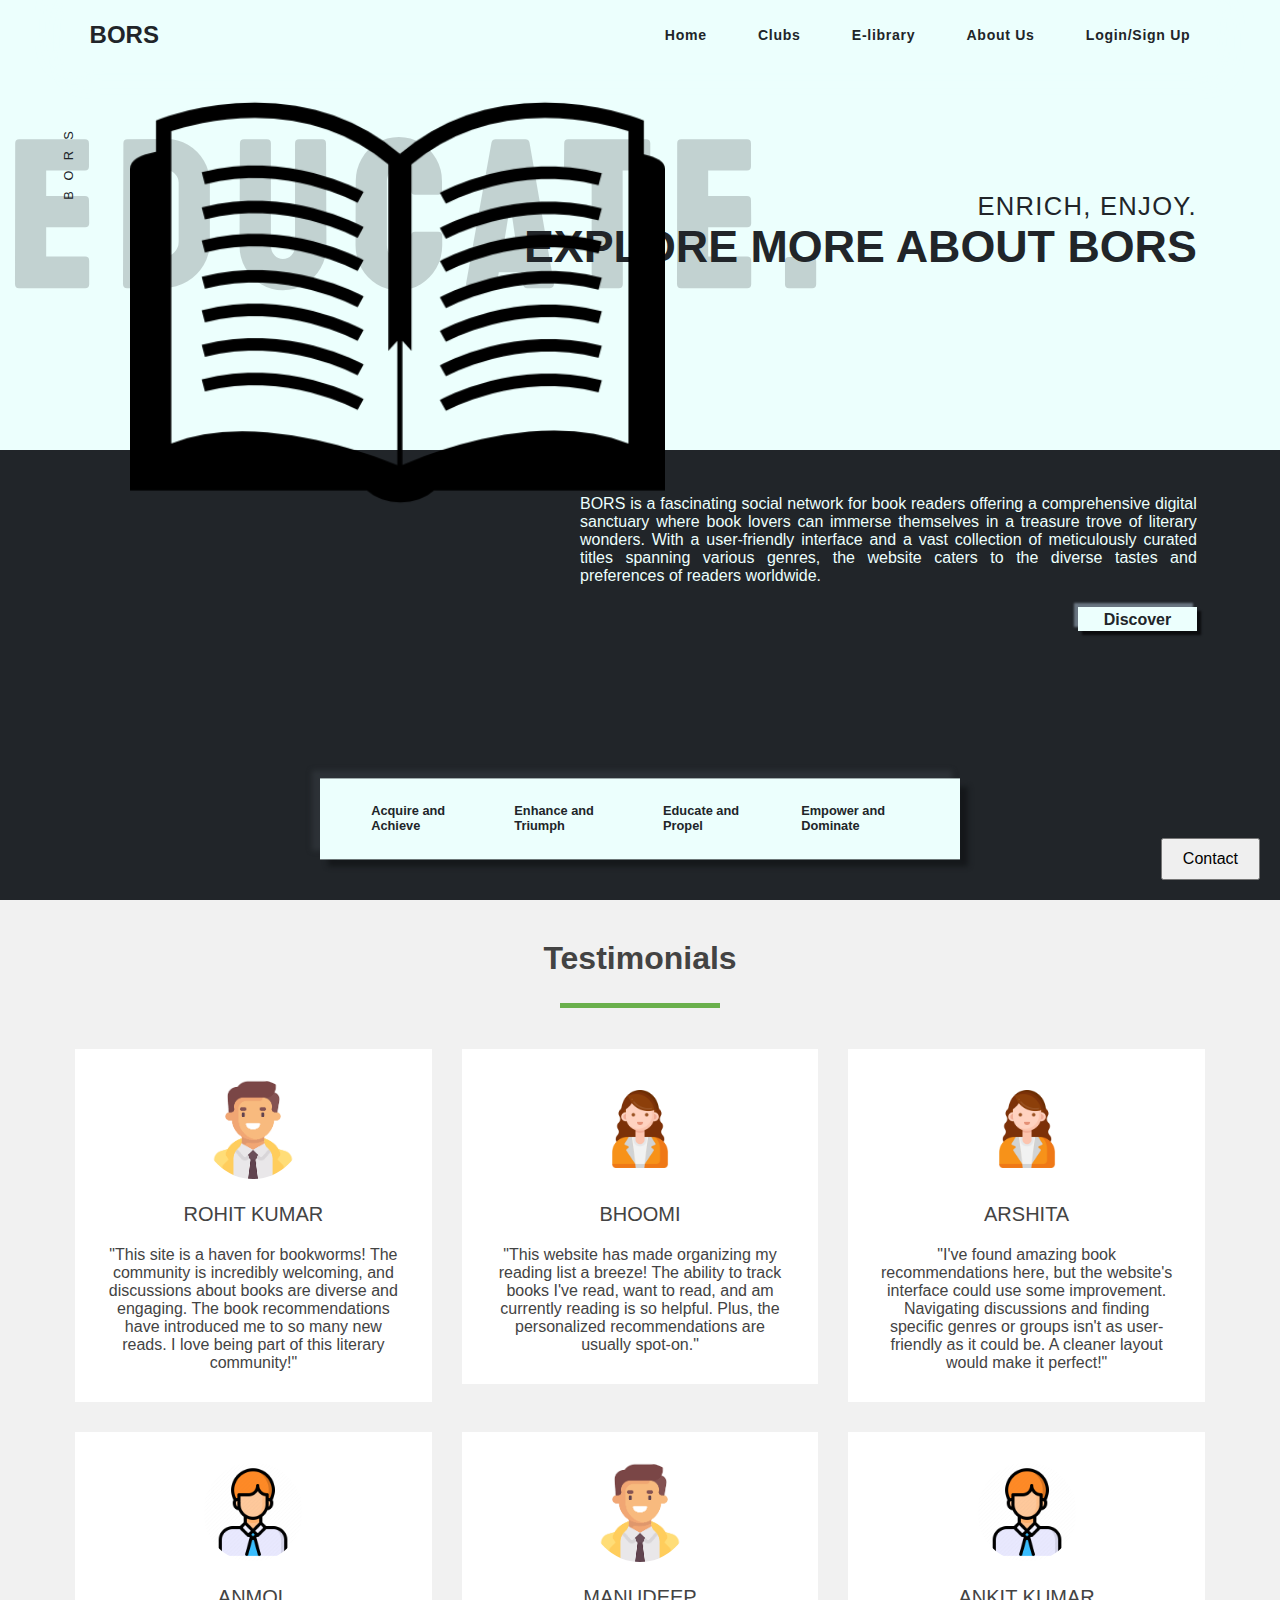
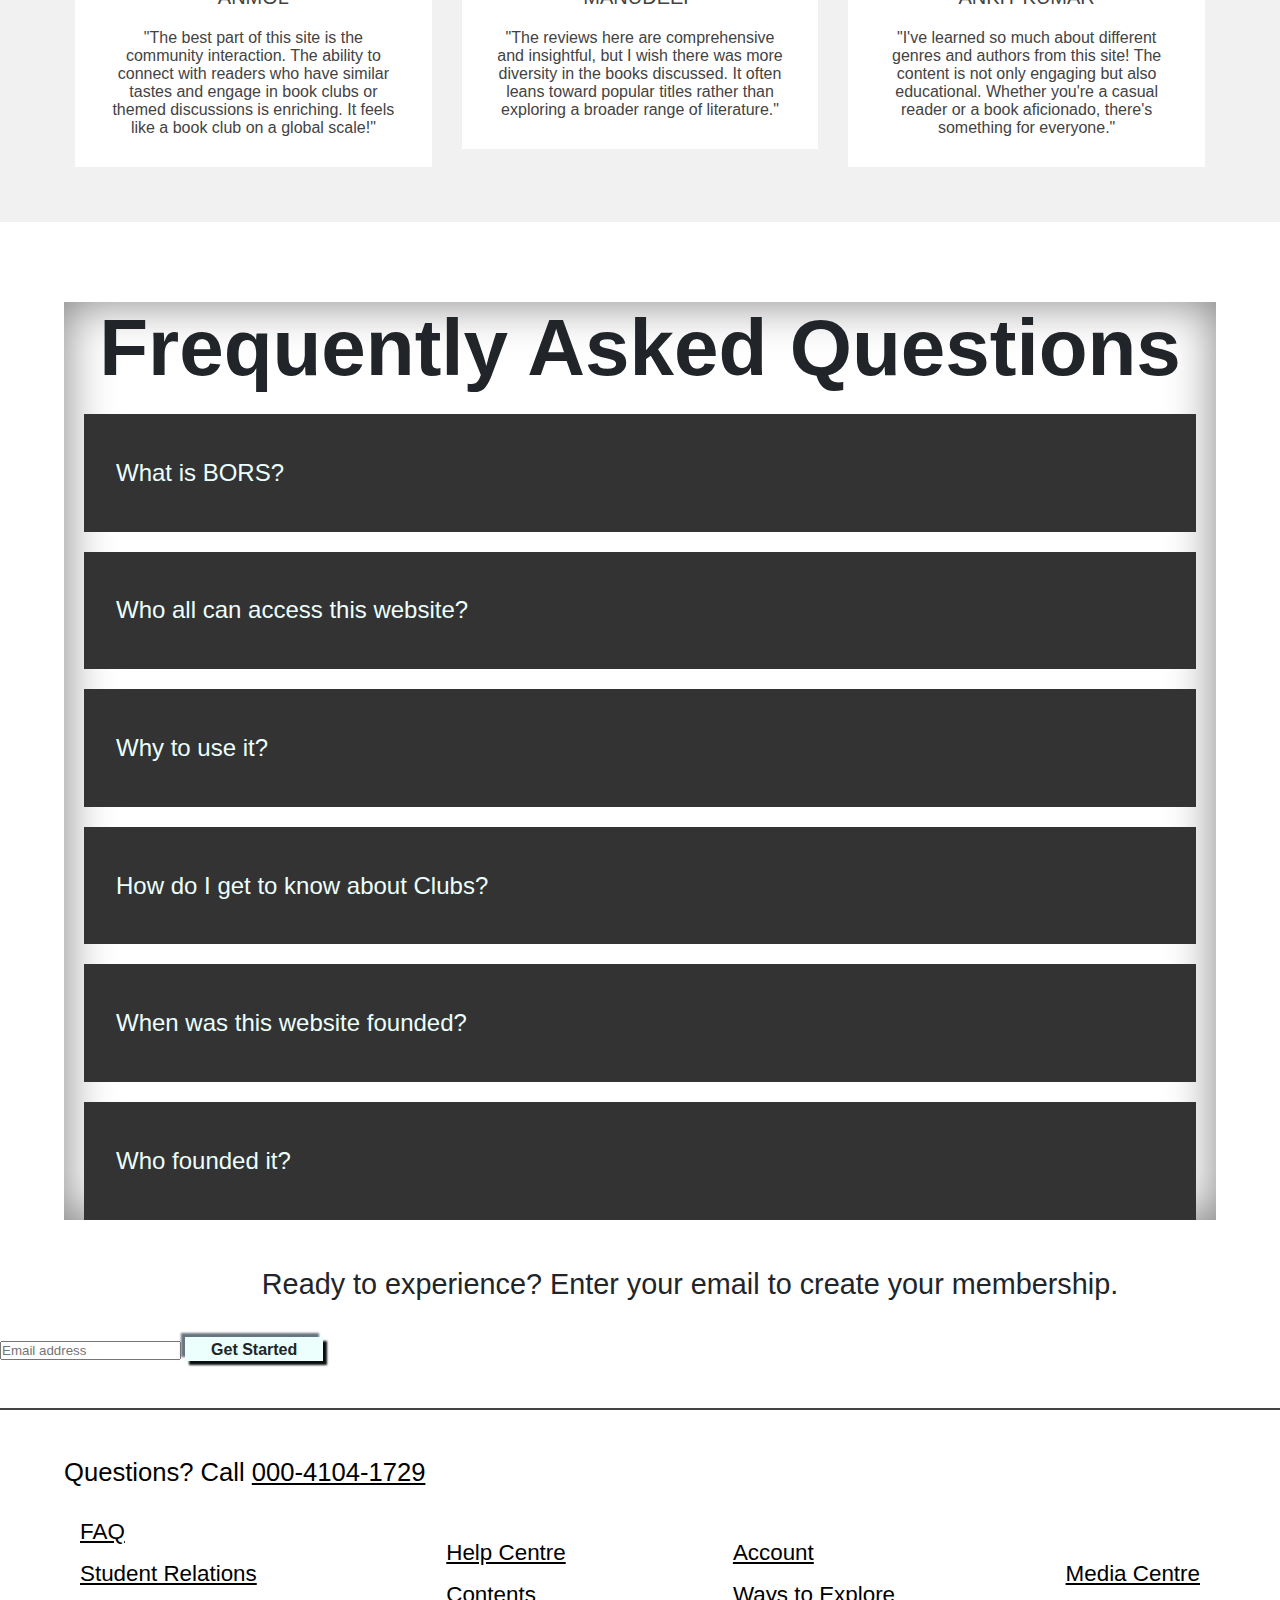
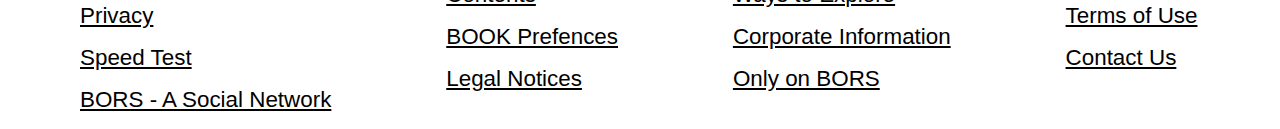
<file: BORS/BORS/BORS-Website-main/index.html>
<!DOCTYPE html>
<html lang="en">

<head>
    <meta charset="UTF-8">
    <meta name="viewport" content="width=device-width, initial-scale=1.0">
    <link rel="stylesheet" href="./style.css">
    <title>Document</title>
</head>

<body>
    <div class="main">
        <div class="page1">
            <h1>EDUCATE.</h1>
            <div class="top">
                <div class="header container">
                    <div class="logo">
                        <h2>BORS</h2>


                    </div>
                    <div class="navlinks">
                        <ul>
                            <li><a href="#">Home</a></li>
                            <li><a href="slider.html">Clubs</a></li>
                            <li><a href="imgsli.html">E-library</a></li>
                            <li><a href="imagesl.html">About Us</a></li>
                            <button id="scrollButton">Contact</button>
                            <li><a href="login1.html">Login/Sign Up</a></li>
                        </ul>
                    </div>

                </div>
                <div class="content">
                    <h2>Enrich, ENJOY.</h2>
                    <h3>Explore more about BORS</h3>
                </div>
                <div class="bors">
                    <span>S</span>
                    <span>R</span>
                    <span>O</span>
                    <span>B</span>
                </div>
            </div>
            <div class="bottom">
                <div class="image">
                    <img src="openbook.png" alt="">
                </div>
                <div class="bottom-content">
                    <p>BORS is a fascinating social network for book readers offering a comprehensive digital sanctuary
                        where book lovers can immerse themselves in a treasure trove of literary wonders. With a
                        user-friendly interface and a vast collection of meticulously curated titles spanning various
                        genres, the website caters to the diverse tastes and preferences of readers worldwide.</p>
                    <a href="#" class="btn btn-primary">Discover</a>
                </div>

                <div class="specification">
                    <span>Acquire and Achieve</span>
                    <span>Enhance and Triumph</span>
                    <span>Educate and Propel</span>
                    <span>Empower and Dominate</span>
                </div>
            </div>
        </div>
    </div>

   
    <script src="https://cdnjs.cloudflare.com/ajax/libs/gsap/3.12.2/gsap.min.js"
        integrity="sha512-16esztaSRplJROstbIIdwX3N97V1+pZvV33ABoG1H2OyTttBxEGkTsoIVsiP1iaTtM8b3+hu2kB6pQ4Clr5yug=="
        crossorigin="anonymous" referrerpolicy="no-referrer"></script>
    <script src="./script.js"></script>



    <div class="testimonials">
        <div class="inner">
            <h1>Testimonials</h1>
            <div class="border"></div>

            <div class="row">
                <div class="col">
                    <div class="testimonial">
                        <img src="person1.png" alt="">
                        <div class="name">Rohit Kumar</div>
                        <div class="stars">
                            <i class="fas fa-star"></i>
                            <i class="fas fa-star"></i>
                            <i class="fas fa-star"></i>
                            <i class="fas fa-star"></i>
                            <i class="fas fa-star"></i>
                        </div>

                        <p>
                            "This site is a haven for bookworms! The community is incredibly welcoming, and discussions
                            about books are diverse and engaging. The book recommendations have introduced me to so many
                            new reads. I love being part of this literary community!"
                        </p>
                    </div>
                </div>

                <div class="col">
                    <div class="testimonial">
                        <img src="person2.png" alt="">
                        <div class="name">Bhoomi</div>
                        <div class="stars">
                            <i class="fas fa-star"></i>
                            <i class="fas fa-star"></i>
                            <i class="fas fa-star"></i>
                            <i class="far fa-star"></i>
                            <i class="far fa-star"></i>
                        </div>

                        <p>
                            "This website has made organizing my reading list a breeze! The ability to track books I've
                            read, want to read, and am currently reading is so helpful. Plus, the personalized
                            recommendations are usually spot-on."
                        </p>
                    </div>
                </div>

                <div class="col">
                    <div class="testimonial">
                        <img src="person2.png" alt="">
                        <div class="name">Arshita</div>
                        <div class="stars">
                            <i class="fas fa-star"></i>
                            <i class="fas fa-star"></i>
                            <i class="fas fa-star"></i>
                            <i class="far fa-star"></i>
                            <i class="far fa-star"></i>
                        </div>

                        <p>
                            "I've found amazing book recommendations here, but the website's interface could use some
                            improvement. Navigating discussions and finding specific genres or groups isn't as
                            user-friendly as it could be. A cleaner layout would make it perfect!"
                        </p>
                    </div>
                </div>

                <div class="col">
                    <div class="testimonial">
                        <img src="person3.png" alt="">
                        <div class="name">Anmol</div>
                        <div class="stars">
                            <i class="fas fa-star"></i>
                            <i class="fas fa-star"></i>
                            <i class="fas fa-star"></i>
                            <i class="far fa-star"></i>
                            <i class="far fa-star"></i>
                        </div>

                        <p>
                            "The best part of this site is the community interaction. The ability to connect with
                            readers who have similar tastes and engage in book clubs or themed discussions is enriching.
                            It feels like a book club on a global scale!"
                        </p>
                    </div>
                </div>

                <div class="col">
                    <div class="testimonial">
                        <img src="person1.png" alt="">
                        <div class="name">Manudeep</div>
                        <div class="stars">
                            <i class="fas fa-star"></i>
                            <i class="fas fa-star"></i>
                            <i class="fas fa-star"></i>
                            <i class="far fa-star"></i>
                            <i class="far fa-star"></i>
                        </div>

                        <p>
                            "The reviews here are comprehensive and insightful, but I wish there was more diversity in
                            the books discussed. It often leans toward popular titles rather than exploring a broader
                            range of literature."
                        </p>
                    </div>
                </div>

                <div class="col">
                    <div class="testimonial">
                        <img src="person3.png" alt="">
                        <div class="name">Ankit Kumar</div>
                        <div class="stars">
                            <i class="fas fa-star"></i>
                            <i class="fas fa-star"></i>
                            <i class="fas fa-star"></i>
                            <i class="fas fa-star"></i>
                            <i class="far fa-star"></i>
                        </div>

                        <p>
                            "I've learned so much about different genres and authors from this site! The content is not
                            only engaging but also educational. Whether you're a casual reader or a book aficionado,
                            there's something for everyone."
                        </p>
                    </div>
                </div>
            </div>
        </div>
    </div>



    <section class="faqs container">
        <h2>Frequently Asked Questions</h2>
        <div class="faqs__container">
            <article class="faq">
                <div class="faq__icon">
                    <i class="fa-solid fa-plus"></i>
                </div>
                <div class="question__answer">
                    <h4>What is BORS?</h4>
                    <p>Welcome to BORS! Dive into a vibrant online community designed exclusively for
                        bibliophiles. BORS is a haven for book enthusiasts, where you can discover your next
                        favorite read, share book reviews, discuss literary themes, and connect with fellow readers
                        worldwide. Create your personalized bookshelf, join book clubs tailored to your interests, and
                        engage in lively discussions about genres spanning from classic literature to the latest
                        bestsellers. Whether you're an avid reader seeking recommendations or an aspiring author looking
                        to connect, BORS is your digital sanctuary for all things books</p>
                </div>
            </article>

            <article class="faq">
                <div class="faq__icon">
                    <i class="fa-solid fa-plus"></i>
                </div>
                <div class="question__answer">
                    <h4>Who all can access this website?</h4>
                    <p>All enthusiasts who are willing to explore and learn can access this website.</p>
                </div>
            </article>

            <article class="faq">
                <div class="faq__icon">
                    <i class="fa-solid fa-plus"></i>
                </div>
                <div class="question__answer">
                    <h4>Why to use it?</h4>
                    <p> It fosters a vibrant community where book lovers can interact, share insights, and engage in
                        discussions about their favorite books, authors, genres, and literary themes. The platform acts
                        as a digital book club, enabling members to connect over shared interests.Users can explore
                        recommendations and discover new books based on personalized suggestions, reviews, and
                        discussions from fellow readers. This exposure to diverse perspectives helps broaden their
                        reading horizons.</p>
                </div>
            </article>

            <article class="faq">
                <div class="faq__icon">
                    <i class="fa-solid fa-plus"></i>
                </div>
                <div class="question__answer">
                    <h4>How do I get to know about Clubs?</h4>
                    <p>We have created a section where the viewers can access all the clubs with their links which
                        redirects you to the official website of that particular club.</p>
                </div>
            </article>

            <article class="faq">
                <div class="faq__icon">
                    <i class="fa-solid fa-plus"></i>
                </div>
                <div class="question__answer">
                    <h4>When was this website founded?</h4>
                    <p>This Website was founded on November 17th, 2023.</p>
                </div>
            </article>

            <article class="faq">
                <div class="faq__icon">
                    <i class="fa-solid fa-plus"></i>
                </div>
                <div class="question__answer">
                    <h4>Who founded it?</h4>
                    <p>K Srinivas Seshasai, Sakshi Kumari, Devanshu Tyagi are the three undergrads who are very
                        determined and passionate about their goals and dreams, founded this website with full efforts
                        and dedication.</p>
                </div>
            </article>
        </div>
    </section>

    <div class="last">
        <p>Ready to experience? Enter your email to create your membership.</p>
        <div class="search">
            <input type="search" placeholder="Email address">
            <a href="#" class="btn btn-primary">Get Started <i class="fa-solid fa-chevron-right"></i></a>
        </div>
    </div>


    <div class="footer container">
        <p>Questions? Call <span>000-4104-1729</span> </p>
        <div class="footer-content">
            <div class="footer1 f-property">
                <a href="#">FAQ</a>
                <a href="#">Student Relations</a>
                <a href="#">Privacy</a>
                <a href="#">Speed Test</a>
                <a href="#">BORS - A Social Network</a>
            </div>
            <div class="footer2 f-property">
                <a href="#">Help Centre</a>
                <a href="#">Contents</a>
                <a href="#">BOOK Prefences</a>
                <a href="#">Legal Notices</a>
            </div>
            <div class="footer3 f-property">
                <a href="#">Account</a>
                <a href="#">Ways to Explore</a>
                <a href="#">Corporate Information</a>
                <a href="#">Only on BORS</a>
            </div>
            <div class="footer4 f-property">
                <a href="#">Media Centre</a>
                <a href="#">Terms of Use</a>
                <a href="#">Contact Us</a>
            </div>
        </div>
    </div>

</body>

</html>
</file>
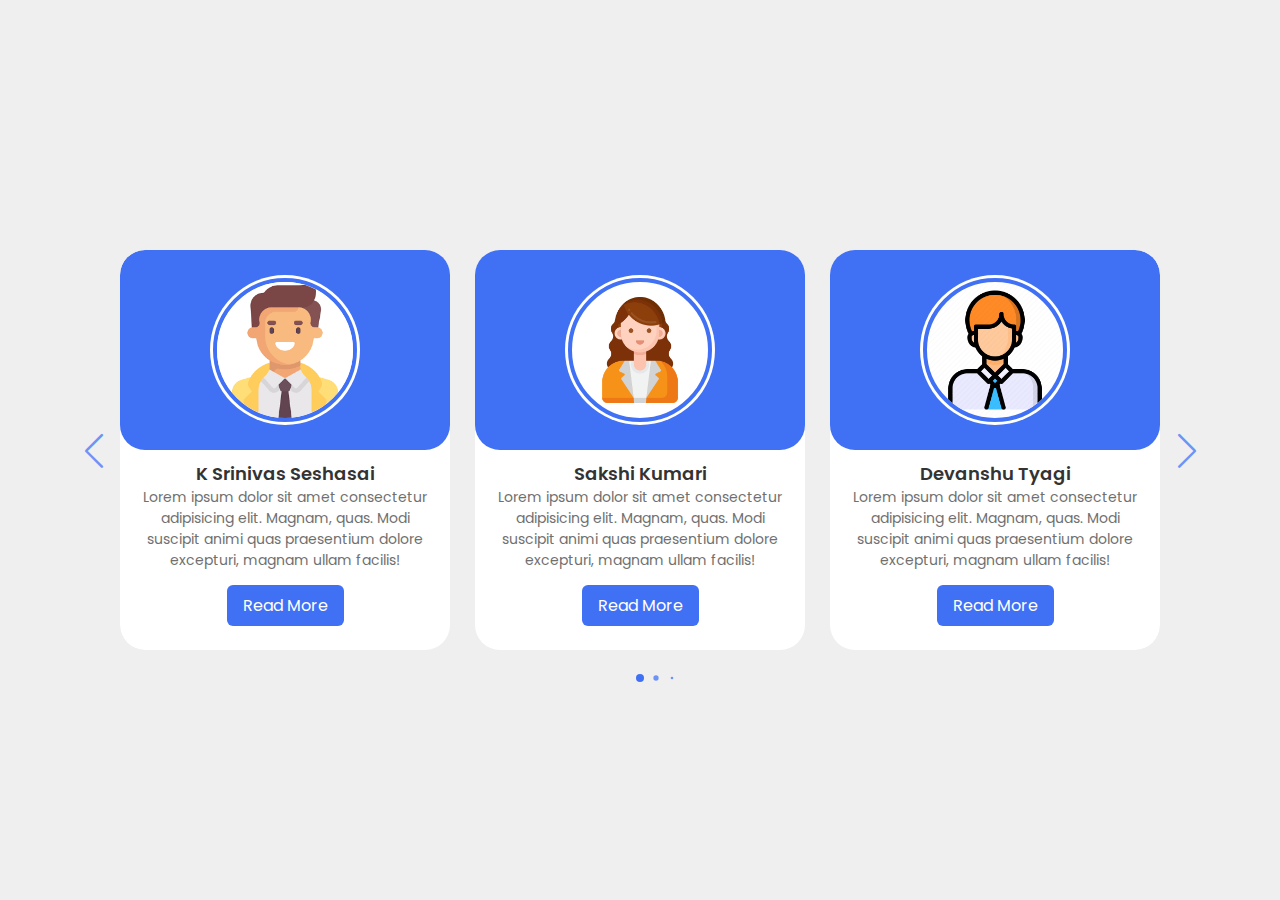
<file: Responsive-Card-Slider-with-SwiperJS-using-HTML-CSS-JavaScript-main/Responsive-Card-Slider-with-SwiperJS-using-HTML-CSS-JavaScript-main/imagesl.html>
<!DOCTYPE html>
<html lang="en">
  <head>
    <meta charset="UTF-8" />
    <meta http-equiv="X-UA-Compatible" content="IE=edge" />
    <meta name="viewport" content="width=device-width, initial-scale=1.0" />
    <title>Card Slider</title>

    <!--swiper-->
    <link rel="stylesheet" href="swiper/swiper-bundle.min.css" />

    <!--css file-->
    <link rel="stylesheet" href="styles.css" />
  </head>
  <body>
    <div class="slider-container swiper">
      <div class="slider-content">
        <div class="card-wrapper swiper-wrapper">
          <div class="card swiper-slide">
            <div class="image-content">
              <span class="overlay"></span>
              <div class="card-image">
                <img src="person1.png" alt="" />
              </div>
            </div>
            <div class="card-content">
              <h2 class="name">K Srinivas Seshasai</h2>
              <p class="description">
                Lorem ipsum dolor sit amet consectetur adipisicing elit. Magnam,
                quas. Modi suscipit animi quas praesentium dolore excepturi,
                magnam ullam facilis!
              </p>
              <button class="button">Read More</button>
            </div>
          </div>

          <div class="card swiper-slide">
            <div class="image-content">
              <span class="overlay"></span>
              <div class="card-image">
                <img src="person2.png" alt="" />
              </div>
            </div>
            <div class="card-content">
              <h2 class="name">Sakshi Kumari</h2>
              <p class="description">
                Lorem ipsum dolor sit amet consectetur adipisicing elit. Magnam,
                quas. Modi suscipit animi quas praesentium dolore excepturi,
                magnam ullam facilis!
              </p>
              <button class="button">Read More</button>
            </div>
          </div>

          <div class="card swiper-slide">
            <div class="image-content">
              <span class="overlay"></span>
              <div class="card-image">
                <img src="person3.png" alt="" />
              </div>
            </div>
            <div class="card-content">
              <h2 class="name">Devanshu Tyagi</h2>
              <p class="description">
                Lorem ipsum dolor sit amet consectetur adipisicing elit. Magnam,
                quas. Modi suscipit animi quas praesentium dolore excepturi,
                magnam ullam facilis!
              </p>
              <button class="button">Read More</button>
            </div>
          </div>

          <div class="card swiper-slide">
            <div class="image-content">
              <span class="overlay"></span>
              <div class="card-image">
                <img src="person2.png" alt="" />
              </div>
            </div>
            <div class="card-content">
              <h2 class="name">Sakshi Kumari</h2>
              <p class="description">
                Lorem ipsum dolor sit amet consectetur adipisicing elit. Magnam,
                quas. Modi suscipit animi quas praesentium dolore excepturi,
                magnam ullam facilis!
              </p>
              <button class="button">Read More</button>
            </div>
          </div>

          <div class="card swiper-slide">
            <div class="image-content">
              <span class="overlay"></span>
              <div class="card-image">
                <img src="person3.png" alt="" />
              </div>
            </div>
            <div class="card-content">
              <h2 class="name">Devanshu Tyagi</h2>
              <p class="description">
                Lorem ipsum dolor sit amet consectetur adipisicing elit. Magnam,
                quas. Modi suscipit animi quas praesentium dolore excepturi,
                magnam ullam facilis!
              </p>
              <button class="button">Read More</button>
            </div>
          </div>
        </div>
      </div>

      <div class="swiper-pagination"></div>
      <div class="swiper-button-next swiper-navBtn"></div>
      <div class="swiper-button-prev swiper-navBtn"></div>
    </div>

    <!--swiper-->
    <script src="swiper/swiper-bundle.min.js"></script>

    <script src="app.js"></script>
  </body>
</html>
</file>
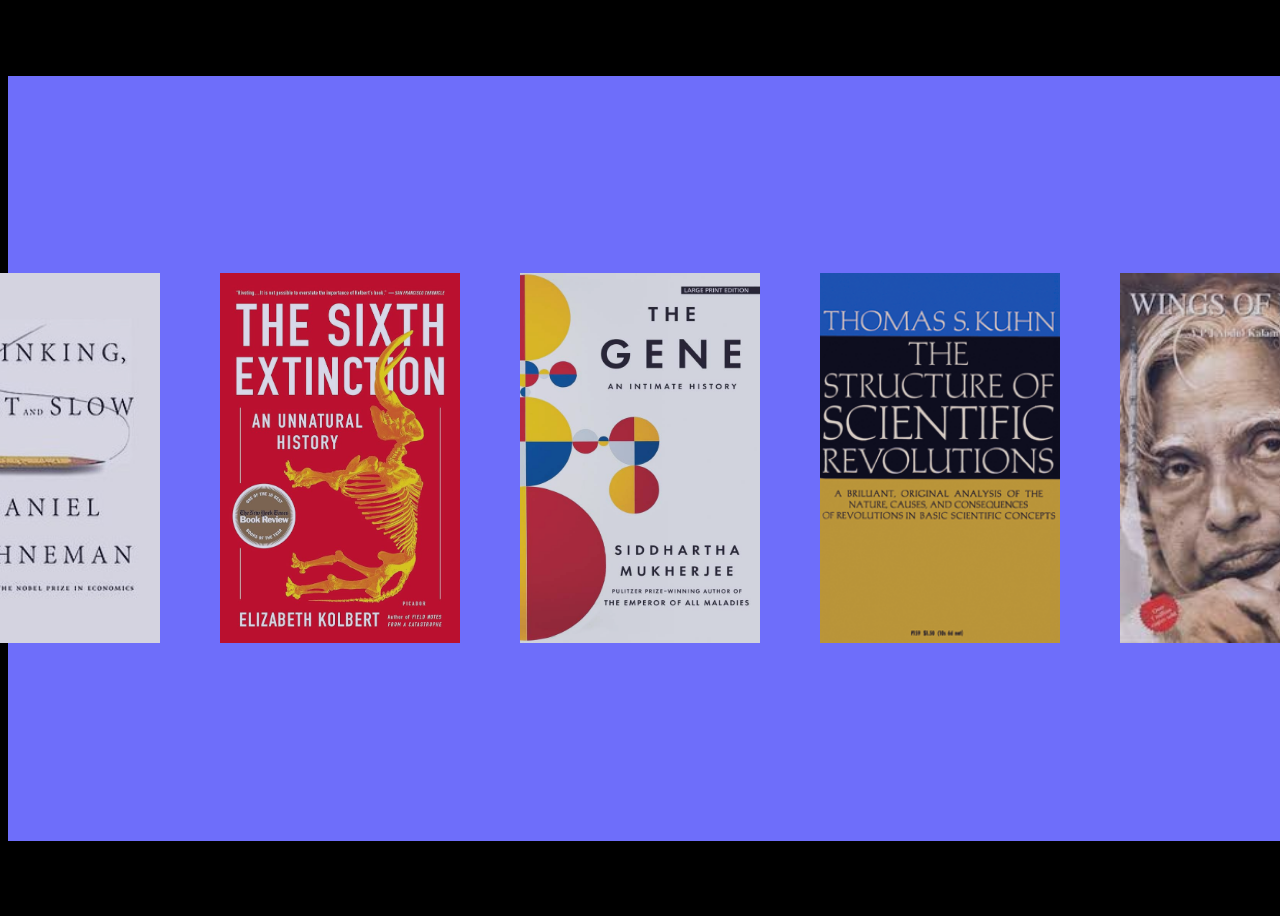
<file: BORS/BORS/BORS-Website-main/imgsli.html>
<html lang="en">
<head>
    <meta charset="UTF-8">
    <meta http-equiv="X-UA-Compatible" content="IE=edge">
    <meta name="viewport" content="width=device-width, initial-scale=1.0">
    <link rel="stylesheet" href="imgsli.css">
    <title>Slider</title>
</head>
<body>
    <div class="slide-container">
        <span class="slider-span" id="slider-span1"></span>
        <span class="slider-span" id="slider-span2"></span>
        <span class="slider-span" id="slider-span3"></span>

        <div class="image-slider">
            <div class="slides-div" id="slide-1">
                <img src="book1.jpg" alt="" class="img" id="img1">
                <a href="#slider-span1" class="button" id="button-1"></a>
            </div>
            <div class="slides-div" id="slide-2">
                <img src="book2.jpg" alt="" class="img" id="img2">
                <a href="#slider-span2" class="button" id="button-2"></a>
            </div>
            <div class="slides-div" id="slide-3">
                <img src="book3.jpg" alt="" class="img" id="img3">
                <a href="#slider-span3" class="button" id="button-3"></a>
            </div>
            <div class="slides-div" id="slide-1">
                <img src="book4.jpg" alt="" class="img" id="img1">
                <a href="#slider-span1" class="button" id="button-1"></a>
            </div>
            <div class="slides-div" id="slide-1">
                <img src="book5.png" alt="" class="img" id="img1">
                <a href="#slider-span1" class="button" id="button-1"></a>
            </div>
            <div class="slides-div" id="slide-1">
                <img src="book6.jpeg" alt="" class="img" id="img1">
                <a href="#slider-span1" class="button" id="button-1"></a>
            </div>
            <div class="slides-div" id="slide-1">
                <img src="book7.jpg" alt="" class="img" id="img1">
                <a href="#slider-span1" class="button" id="button-1"></a>
            </div>
        </div>
    </div>
</body>
</html>
</file>
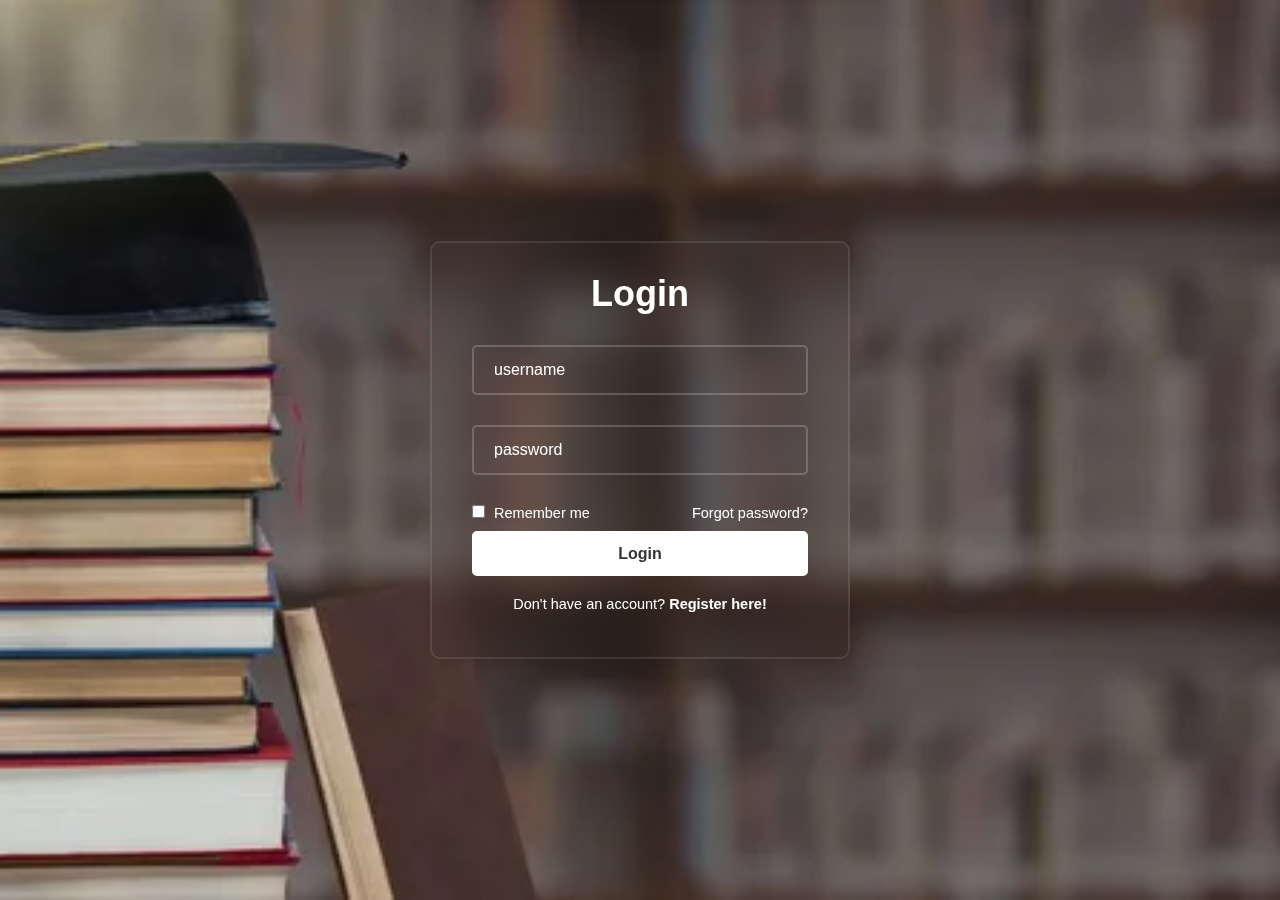
<file: BORS/BORS/BORS-Website-main/login1.html>
<!DOCTYPE html>
<html lang="en">
  <head>
    <meta charset="UTF-8" />
    <meta name="viewport" content="width=device-width, initial-scale=1.0" />
    <title>Login Form</title>
    <link
      href="https://unpkg.com/boxicons@2.1.4/css/boxicons.min.css"
      rel="stylesheet"
    />
    <link rel="stylesheet" href="stylelogin.css" />
    <script src="https://www.google.com/recaptcha/api.js" async defer></script>
  </head>
  <body>
    <div class="container">
      <form action="">
        <h1>Login</h1>

        <div class="input-box">
          <input type="text" placeholder="username" required />
          <!-- <i class="bx bxs-user"></i> -->
        </div>
        <div class="input-box">
          <input type="password" placeholder="password" required />
          <!-- <i class="bx bxs-lock-alt"></i> -->
        </div>

        <div class="g-recaptcha" data-sitekey="6Lf1kA0pAAAAAEnMYBqYXnvZNwdfpXEGEb_tUOUt"></div>

        
        <div class="remember-forgot">
          <label><input type="checkbox" /> Remember me</label>
          <a href="#">Forgot password?</a>
        </div>

        <button type="submit" class="btn">Login</button>

        <div class="register-link">
          <p>Don't have an account? <a href="#">Register here!</a></p>
        </div>
      </form>
    </div>
  </body>
</html>
</file>
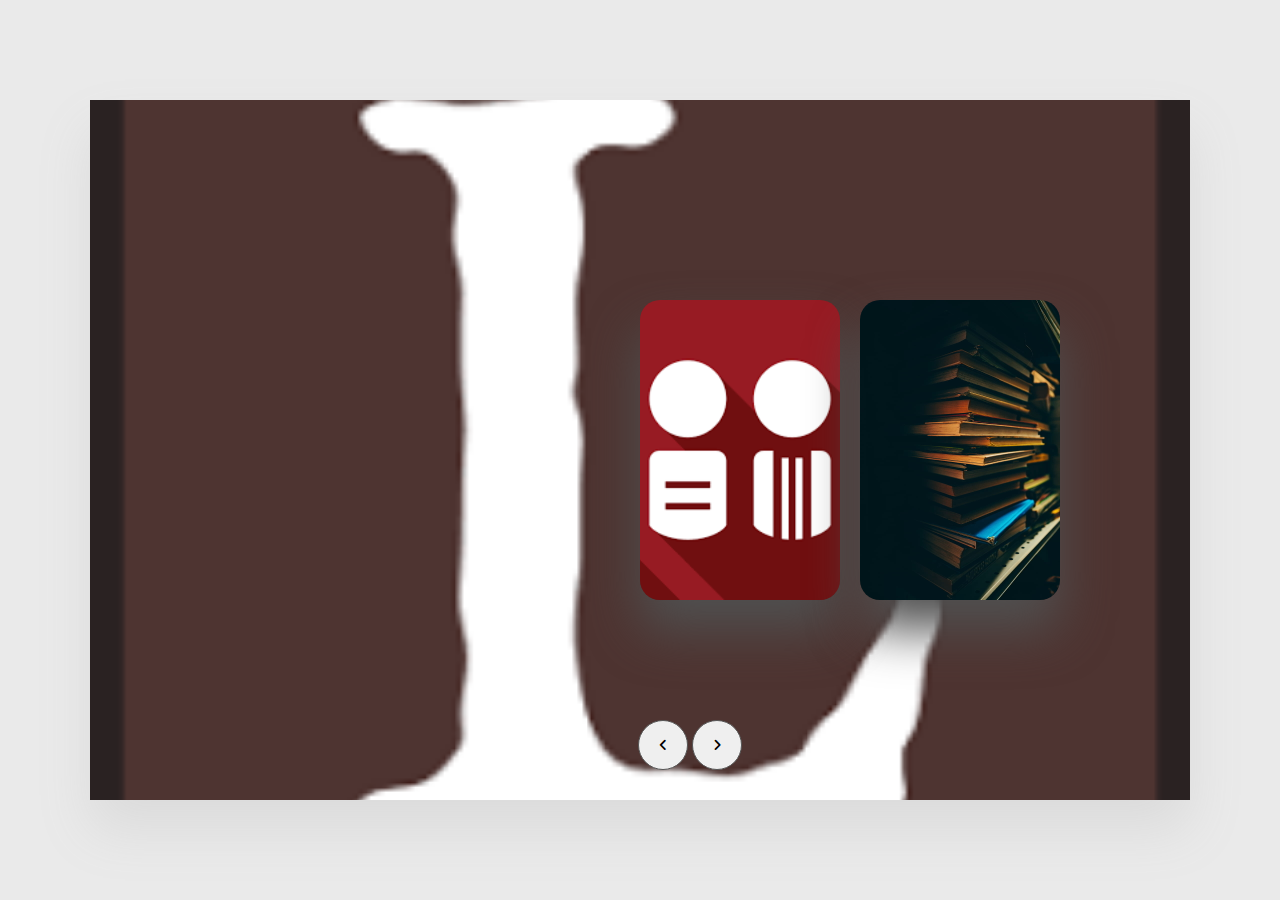
<file: BORS/BORS/BORS-Website-main/slider.html>
<!DOCTYPE html>
<html lang="en">

<head>
    <meta charset="UTF-8">
    <meta http-equiv="X-UA-Compatible" content="IE=edge">
    <meta name="viewport" content="width=device-width, initial-scale=1.0">
    <title>Document</title>
    <link rel="stylesheet" href="slidercss.css">
    <link rel="stylesheet" href="https://cdnjs.cloudflare.com/ajax/libs/font-awesome/6.2.0/css/all.min.css">
</head>

<body>
    <div class="container">
        <div id="slide">
            <div class="item" style="background-image: url(clu1.png);">
                <div class="content">
                    <div class="name">Goodreads</div>
                    <div class="des">Goodreads is one of the most popular social networks for book lovers. You can
                        create your virtual bookshelves, track what you're reading, share book reviews, and connect
                        with other readers. It also provides recommendations based on your reading history.To access
                        this amazing platform, don't forget to checkout this link. www.goodreads.in</div>
                    <button>See more</button>
                </div>
            </div>
            <div class="item" style="background-image: url(2.png);">
                <div class="content">
                    <div class="name">LibraryThing</div>
                    <div class="des">LibraryThing is another social platform for book lovers. It allows you to
                        catalog your personal library, connect with other readers, and participate in discussions
                        about books and literature. To get to know even more about this, then please follow this
                        link. www.librarything.com</div>
                    <button>See more</button>
                </div>
            </div>
            <div class="item" style="background-image: url(3.png);">
                <div class="content">
                    <div class="name">Anobii</div>
                    <div class="des">Anobii is a book-focused social network that enables users to catalog
                        their book collections, write reviews, and connect with fellow readers. It also offers
                        recommendations based on your reading preferences. To further get enlighten about this
                        wonderful platform, don't forget to check out this link. www.anobii.co.in</div>
                    <button>See more</button>
                </div>
            </div>
            <div class="item" style="background-image: url(club4.jpg);">
                <div class="content">
                    <div class="name">ShelFari</div>
                    <div class="des">Shelfari was a social cataloging website launched in 2006 that allowed users to
                        create virtual bookshelves, catalog their personal libraries, write reviews, and discover new
                        books. It waa acquired by Amazon in 2008 and integrated into Amazon's other book-related services.
                        Users could add books to their shelves, rate them, write reviews, and connect with other readers
                        based on similar reading interests. Shelfari aimed to create a social network around books,
                        fostering discussions, and providing a platform for readers to share their thoughts about books
                        they've read or plan to read.www.shelfari.com</div>
                    <button>See more</button>
                </div>
            </div>
        </div>
        <div class="buttons">
            <button id="prev"><i class="fa-solid fa-angle-left"></i></button>
            <button id="next"><i class="fa-solid fa-angle-right"></i></button>
        </div>
    </div>

    <script src="sliderscript.js"></script>
</body>

</html>
</file>
<file: BORS/BORS/BORS-Website-main/style.css>
@import url('https://fonts.googleapis.com/css2?family=Poppins:wght@100;200;300;400;500;600;700;800;900&family=Staatliches&display=swap');

*{
    margin: 0;
    padding: 0;
    box-sizing: border-box;
    font-family: 'Poppins', sans-serif;
}

:root{
    --color-black:#212529;
    --color-white:#ecfffd;
}

.container{
    width: 1400px;
    max-width: 90%;
    margin: 0 auto;
}

.main{
    width: 100%;
    height: 100%;
}

.page1{
    position: relative;
    width: 100vw;
    height: 100vh;
}

.page1 h1{
    font-family: 'Staatliches', sans-serif;
    font-size: 16vw;
    position: absolute;
    letter-spacing: 0.11em;
    text-align: center;
    color: var(--color-black);
    opacity: 0.2;
    pointer-events: none    ;
    top: 10vh;
    margin-left: 0.75vw;
}

.top{
    width: 100%;
    height: 50%;
    background: var(--color-white);
}

.header{
    display: flex;
    justify-content: space-between;
    align-items: center;
    height: 70px;
    background: var(--color-white);
    box-shadow:  7px 7px 28px var(--color-white),
             -7px -7px 28px var(--color-white);
    padding: 0 2vw;
}

.logo{
    color: var(--color-black);
}


.navlinks ul{
    display: flex;
    justify-content: center;
    align-items: center;
    list-style: none;
    gap: 4vw;
}

.navlinks ul a{
    color: var(--color-black);
    text-decoration: none;
    font-weight: 600;
    letter-spacing: 0.05em;
    font-size: 1.1vw;
}

.btn{
    padding: 0.3vw 2vw;
    color: var(--color-black);
    border: 8px solid var(--color-black);
    text-decoration: none;
    font-weight: 600;
}

.content{
    position: absolute;
    top: 15vw;
    right: 0;
    padding-right: 6.5vw;
    text-align: right;
    color: var(--color-black);
}

.content h2{
    font-size: 2vw;
    font-weight: 200;
    letter-spacing: 0.05em;
    text-transform: uppercase;
}

.content h3{
    font-size: 3.5vw;
    font-weight: 900;
    text-transform: uppercase;
}

.bors{
    position: absolute;
    top: 10vw;
    left: 5vw;
    display: flex;
    flex-direction: column;
    align-items: flex-start;
    gap: 5px;
}

.bors span{
    color: var(--color-black);
    font-weight: 500;
    font-size: 1vw;
    transform: rotate(-90deg);
}

.bottom{
    width: 100%;
    height: 50%;
    background-color: var(--color-black);
}

.image img{
    position: absolute;
    top: 35px;
    left: 130px;
    width: 535px;
    height: auto;
}

.bottom-content{
    position: absolute;
    top: 55%;
    right: 0;
    padding-right: 6.5vw;
    text-align: right;
    width: 700px;
    color: var(--color-white);
}

.bottom-content p{
    font-weight: 200;
    text-align: justify;
    margin-bottom: 2vw;
}

.btn-primary{
    color: var(--color-black);
    background-color: var(--color-white);
    box-shadow:  4px 4px 2px #0b0c0e,
             -4px -4px 2px #687480;
    border: none;
}

.specification{
    position: absolute;
    bottom: 0;
    left: 50%;
    transform: translate(-50%, -50%);
    display: flex;
    justify-content: center;
    align-items: center;
    gap: 50px;
    background-color: var(--color-white);
    padding:  2vw 4vw;
    box-shadow:  8px 8px 5px #15181b,
             -8px -8px 5px #2d3237;
}

.specification span{
    color: var(--color-black);
    font-weight: 600;
    font-size: 1vw;
}

button {
    position: fixed;
    bottom: 20px;
    right: 20px;
    padding: 10px 20px;
    font-size: 16px;
    cursor: pointer;
  }



  *{
    margin: 0;
    padding: 0;
    font-family: "montserrat",sans-serif;
  }
  .testimonials{
    padding: 40px 0;
    background: #f1f1f1;
    color: #434343;
    text-align: center;
  }
  .inner{
    max-width: 1200px;
    margin: auto;
    overflow: hidden;
    padding: 0 20px;
  }
  
  .border{
    width: 160px;
    height: 5px;
    background: #6ab04c;
    margin: 26px auto;
  }
  
  .row{
    display: flex;
    flex-wrap: wrap;
    justify-content: center;
  }
  .col{
    flex: 33.33%;
    max-width: 33.33%;
    box-sizing: border-box;
    padding: 15px;
  }
  .testimonial{
    background: #fff;
    padding: 30px;
  }
  .testimonial img{
    width: 100px;
    height: 100px;
    border-radius: 50%;
  }
  .name{
    font-size: 20px;
    text-transform: uppercase;
    margin: 20px 0;
  }
  .stars{
    color: #6ab04c;
    margin-bottom: 20px;
  }
  
  
  @media screen and (max-width:960px) {
  .col{
    flex: 100%;
    max-width: 80%;
  }
  }
  
  @media screen and (max-width:600px) {
  .col{
    flex: 100%;
    max-width: 100%;
  }
  }
  



.faqs{
    color: var(--color-black);
    box-shadow: inset 0 0 3rem rgba(0, 0, 0, 0.5);
    margin-top: 5rem;
}

.faqs h2{
    text-align: center;
    font-size: 5rem;
    font-weight: 800;

}


.faq{
    position: relative;
    padding: 2rem 0;
    display: flex;
    align-items: center;
    gap: 1.4rem;
    height: fit-content;
    cursor: pointer;
    background-color: #333;
    margin: 20px;
}

.faq p{
    color: var(--color-white);
    margin-top: 1rem;
    font-size: 2rem;
    display: none;
    border-top: 2px solid #000;
    padding: 2rem;
    letter-spacing: 0.05em;
}

.faq h4{
    color: var(--color-white);
    font-size: 1.5rem;
    font-weight: 400;
    margin-left: 2rem;
    padding: 0.8rem 0;
}

.faq__icon{
    position: absolute;
    top: 10px;
    right: 20px;
    color: var(--color-white);
    font-size: 4rem;
}

.faq.open p{
    color: var(--color-white);
    display: block;
} 

.last{
    margin: 3rem 0;
    padding-bottom: 3rem;
    border-bottom: 2px solid #444;;  
}

.last p{
    text-align: center;
    font-size: 1.8rem;
    color: var(--color-black);
    margin-bottom: 40px;
    margin-left: 100px;
}

.footer p{
    font-size: 1.6rem;
    color: black;
    margin-bottom: 1rem;
}

.footer p span{
    text-decoration: underline;
    cursor: pointer;
}


.footer-content{
    display: flex;
    justify-content: space-between;
    align-items: center;
}

.f-property a{
    color: black;
    display: block;
    margin: 1rem;
    font-size: 1.4rem;
}
</file>
<file: Responsive-Card-Slider-with-SwiperJS-using-HTML-CSS-JavaScript-main/Responsive-Card-Slider-with-SwiperJS-using-HTML-CSS-JavaScript-main/styles.css>
/* Created by Tivotal */

/* Google Fonts(Poppins) */
@import url("https://fonts.googleapis.com/css2?family=Poppins:wght@200;300;400;500;600;700&display=swap");

* {
  margin: 0;
  padding: 0;
  box-sizing: border-box;
  font-family: "Poppins", sans-serif;
}

body {
  min-height: 100vh;
  display: flex;
  align-items: center;
  justify-content: center;
  background-color: #efefef;
}

.slider-container {
  max-width: 1120px;
  width: 100%;
  padding: 40px 0;
}

.slider-content {
  margin: 0 40px;
  overflow: hidden;
  border-radius: 25px;
}

.card {
  border-radius: 25px;
  background-color: #fff;
}

.image-content,
.card-content {
  display: flex;
  flex-direction: column;
  align-items: center;
  padding: 10px 14px;
}

.image-content {
  position: relative;
  row-gap: 5px;
  padding: 25px 0;
}

.overlay {
  position: absolute;
  height: 100%;
  width: 100%;
  background-color: #4070f4;
  border-radius: 25px;
  top: 0;
  left: 0;
}

.card-image {
  position: relative;
  height: 150px;
  width: 150px;
  background-color: #fff;
  border-radius: 50%;
  padding: 3px;
}

.card-image img {
  height: 100%;
  width: 100%;
  border-radius: 50%;
  object-fit: cover;
  border: 4px solid #4070f4;
}

.name {
  font-size: 18px;
  font-weight: 600;
  color: #333;
}

.description {
  font-size: 14px;
  font-weight: 400;
  color: #707070;
  text-align: center;
}

.button {
  border: none;
  color: #fff;
  font-size: 16px;
  padding: 8px 16px;
  background-color: #4070f4;
  border-radius: 6px;
  cursor: pointer;
  margin: 14px;
  transition: all 0.3s ease;
}

.button:hover {
  background-color: #265df2;
}

.swiper-navBtn {
  color: #6e93f7;
  transition: all 0.3s ease;
}

.swiper-navBtn:hover {
  color: #4070f4;
}

.swiper-navBtn::before,
.swiper-navBtn::after {
  font-size: 35px;
}

.swiper-button-next {
  right: 0;
}

.swiper-button-prev {
  left: 0;
}

.swiper-pagination-bullet {
  background-color: #6e93f7;
  opacity: 1;
}

.swiper-pagination-bullet-active {
  background-color: #4070f4;
}

@media (max-width: 768px) {
  .slider-content {
    margin: 0 10px;
  }

  .swiper-navBtn {
    display: none;
  }
}
</file>
<file: BORS/BORS/BORS-Website-main/imgsli.css>
body{
    display: flex;
    align-items: center;
    width: 100%;
    height: 100vh;
    background-color: black;
    overflow: hidden;
}

.slide-container {
    width: 100%;
    height:85vh;
    display: flex;
    align-items: center;
    overflow: hidden;
    background-color: rgb(110, 110, 250);
}

.image-slider{
    width: 100%;
    height: 600px;
    position: absolute;
    left: 0;
    display: flex;
    justify-content: center;
    align-items: center;
    transition: 1s;
}

.slides-div {
    display: flex;
    align-items: center;
    justify-content: center;
    margin: 0 30px;
}

.img{
    position: relative;
    width: 240px;
    height: 370px;
    transition: 0.5s;
}

.button {
    position: absolute;
    width: 240px;
    height: 370px;
    transition: 0.5s;
    background-color: rgba(67, 67, 151, 0.2);
}

#slider-span1:target ~ .image-slider #img1,
#slider-span1:target ~.image-slider #button-1{
    width:380px;
    height: 585px;
    background-color: transparent;
}
#slider-span2:target ~ .image-slider #img2,
#slider-span2:target ~.image-slider #button-2{
    width:380px;
    height: 585px;
    background-color: transparent;
}
#slider-span3:target ~ .image-slider #img3,
#slider-span3:target ~.image-slider #button-3{
    width:380px;
    height: 585px;
    background-color: transparent;
}

#slider-span1:target ~.image-slider{
    left:20%;
}
#slider-span2:target ~.image-slider{
    left:0%;
}
#slider-span3:target ~.image-slider{
    left:-20%;
}
</file>
<file: BORS/BORS/BORS-Website-main/stylelogin.css>
* {
  font-family: sans-serif;
  margin: 0;
  padding: 0;
  box-sizing: border-box;
}

body {
  display: flex;
  justify-content: center;
  align-items: center;
  min-height: 100vh;
  background: url(./book.jpg) no-repeat;
  background-size: cover;
  background-position: center;
}

.container {
  width: 420px;
  background: transparent;
  border: 2px solid rgba(255, 255, 255, 0.1);
  backdrop-filter: blur(18px);
  box-shadow: 0px 0px 10px rgba(0, 0, 0, 0.1);
  color: #fff;
  border-radius: 10px;
  padding: 30px 40px;
}

.container h1 {
  font-size: 36px;
  text-align: center;
}

.container .input-box {
  position: relative;
  width: 100%;
  height: 50px;
  margin: 30px 0px;
}

.input-box input {
  width: 100%;
  height: 100%;
  background: transparent;
  border: none;
  outline: none;
  border: 2px solid rgb(255, 255, 255, 0.2);
  border-radius: 5px;
  font-size: 16px;
  color: #fff;
  padding: 20px 45px 20px 20px;
}

.input-box input::placeholder {
  color: #fff;
}

.input-box i {
  position: absolute;
  right: 20px;
  top: 50%;
  transform: translateY(-50%);
  font-size: 20px;
}

.container .remember-forgot {
  display: flex;
  justify-content: space-between;
  font-size: 14.5px;
  margin: 10px 0px 10px;
}

.remember-forgot label input {
  color: #fff;
  margin-right: 5px;
}

.remember-forgot a {
  color: #fff;
  text-decoration: none;
}

.remember-forgot a:hover {
  text-decoration: underline;
}

.container .btn {
  width: 100%;
  height: 45px;
  background: #fff;
  border: none;
  outline: none;
  border-radius: 5px;
  box-decoration-break: 0px 0px 10px rgba(0, 0, 0, 0.1);
  cursor: pointer;
  font-size: 16px;
  font-weight: 600;
  color: #333;
}

.container .register-link {
  font-size: 14.5px;
  text-align: center;
  margin: 20px 0px 15px;
}

.register-link p a {
  color: #fff;
  text-decoration: none;
  font-weight: 600;
}

.register-link p a:hover {
  text-decoration: underline;
}
</file>
<file: BORS/BORS/BORS-Website-main/slidercss.css>
body{
    background-color: #eaeaea;
    overflow: hidden;
}
.container{
    position: absolute;
    left:50%;
    top:50%;
    transform: translate(-50%,-50%);
    width:1000px;
    height:600px;
    padding:50px;
    background-color: #f5f5f5;
    box-shadow: 0 30px 50px #dbdbdb;
}
#slide{
    width:max-content;
    margin-top:50px;
}
.item{
    width:200px;
    height:300px;
    background-position: 50% 50%;
    display: inline-block;
    transition: 0.5s;
    background-size: cover;
    position: absolute;
    z-index: 1;
    top:50%;
    transform: translate(0,-50%);
    border-radius: 20px;
    box-shadow:  0 30px 50px #505050;
}
.item:nth-child(1),
.item:nth-child(2){
    left:0;
    top:0;
    transform: translate(0,0);
    border-radius: 0;
    width:100%;
    height:100%;
    box-shadow: none;
}
.item:nth-child(3){
    left:50%;
}
.item:nth-child(4){
    left:calc(50% + 220px);
}
.item:nth-child(5){
    left:calc(50% + 440px);
}
.item:nth-child(n+6){
    left:calc(50% + 660px);
    opacity: 0;
}
.item .content{
    position: absolute;
    top:50%;
    left:100px;
    width:300px;
    text-align: left;
    padding:0;
    color:#eee;
    transform: translate(0,-50%);
    display: none;
    font-family: system-ui;
}
.item:nth-child(2) .content{
    display: block;
    z-index: 11111;
}
.item .name{
    font-size: 40px;
    font-weight: bold;
    opacity: 0;
    animation:showcontent 1s ease-in-out 1 forwards
}
.item .des{
    margin:20px 0;
    opacity: 0;
    animation:showcontent 1s ease-in-out 0.3s 1 forwards
}
.item button{
    padding:10px 20px;
    border:none;
    opacity: 0;
    animation:showcontent 1s ease-in-out 0.6s 1 forwards
}
@keyframes showcontent{
    from{
        opacity: 0;
        transform: translate(0,100px);
        filter:blur(33px);
    }to{
        opacity: 1;
        transform: translate(0,0);
        filter:blur(0);
    }
}
.buttons{
    position: absolute;
    bottom:30px;
    z-index: 222222;
    text-align: center;
    width:100%;
}
.buttons button{
    width:50px;
    height:50px;
    border-radius: 50%;
    border:1px solid #555;
    transition: 0.5s;
}.buttons button:hover{
    background-color: #bac383;
}
</file>
